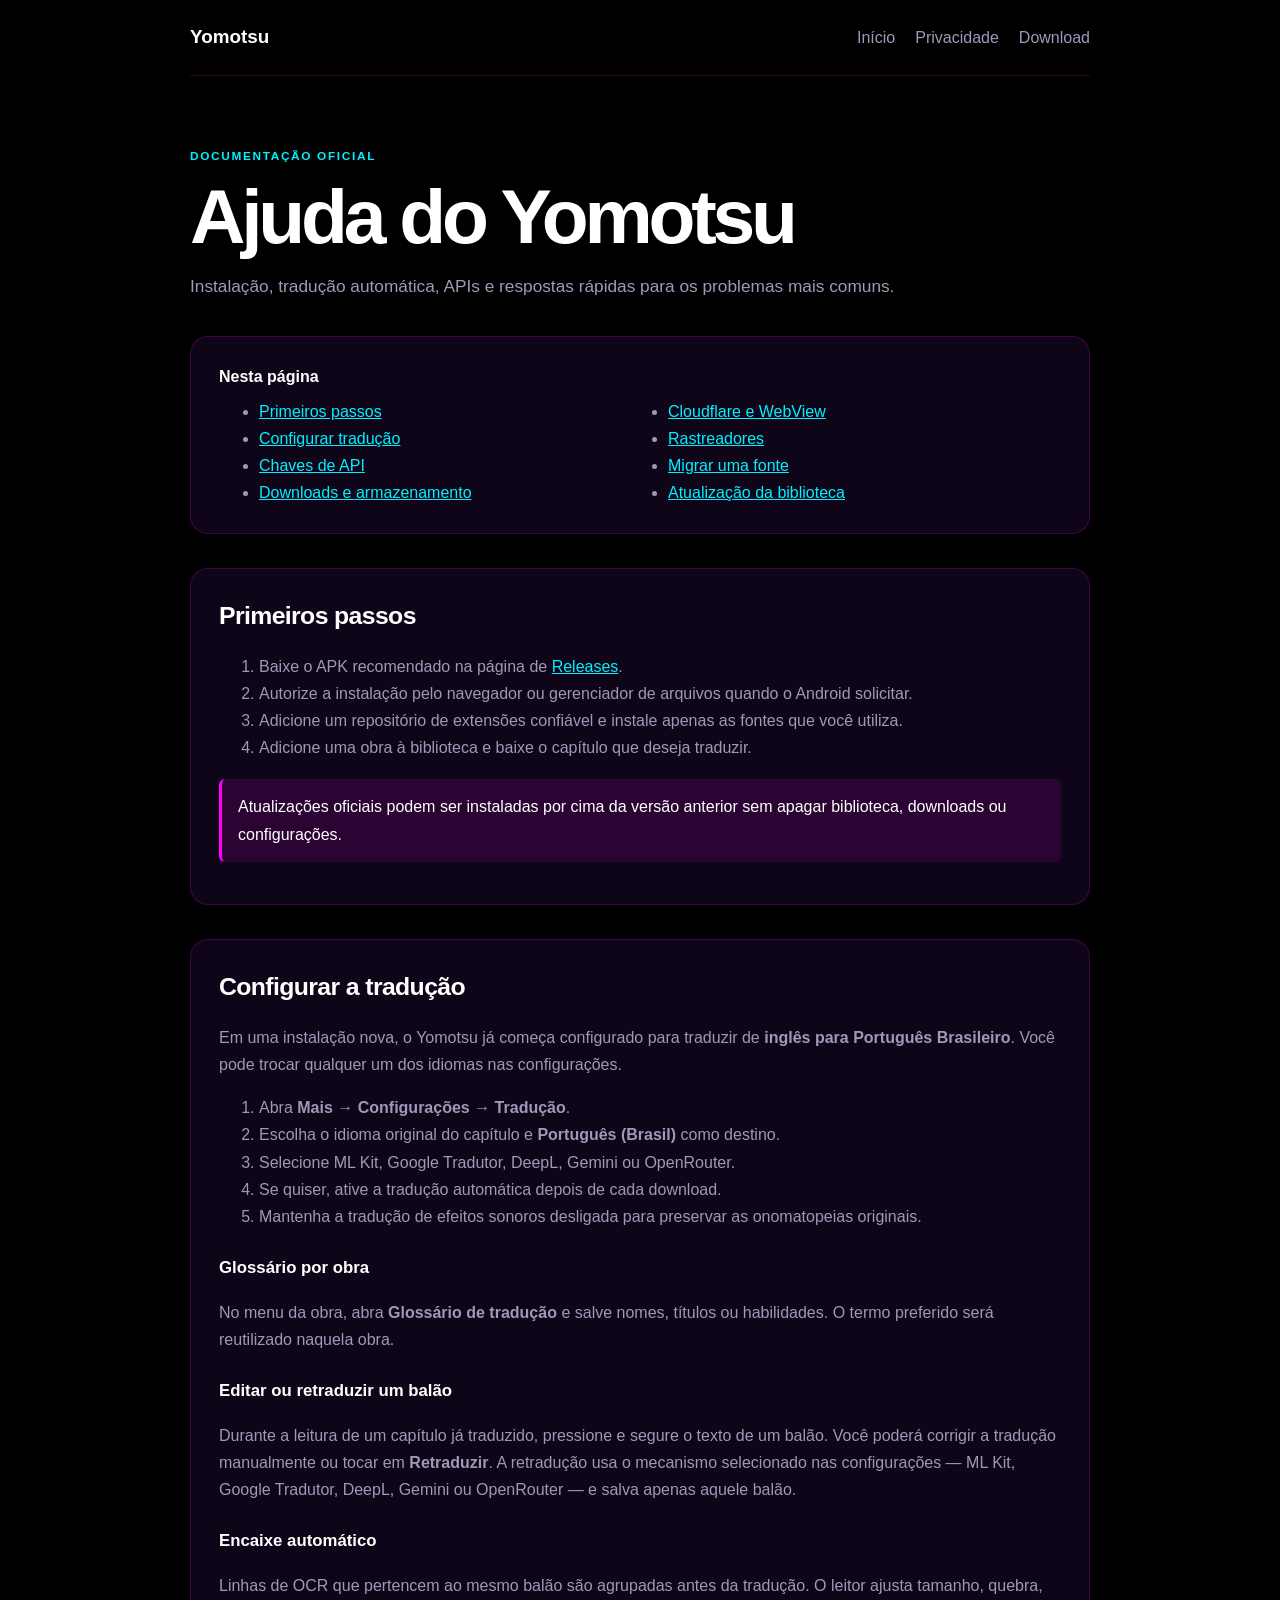
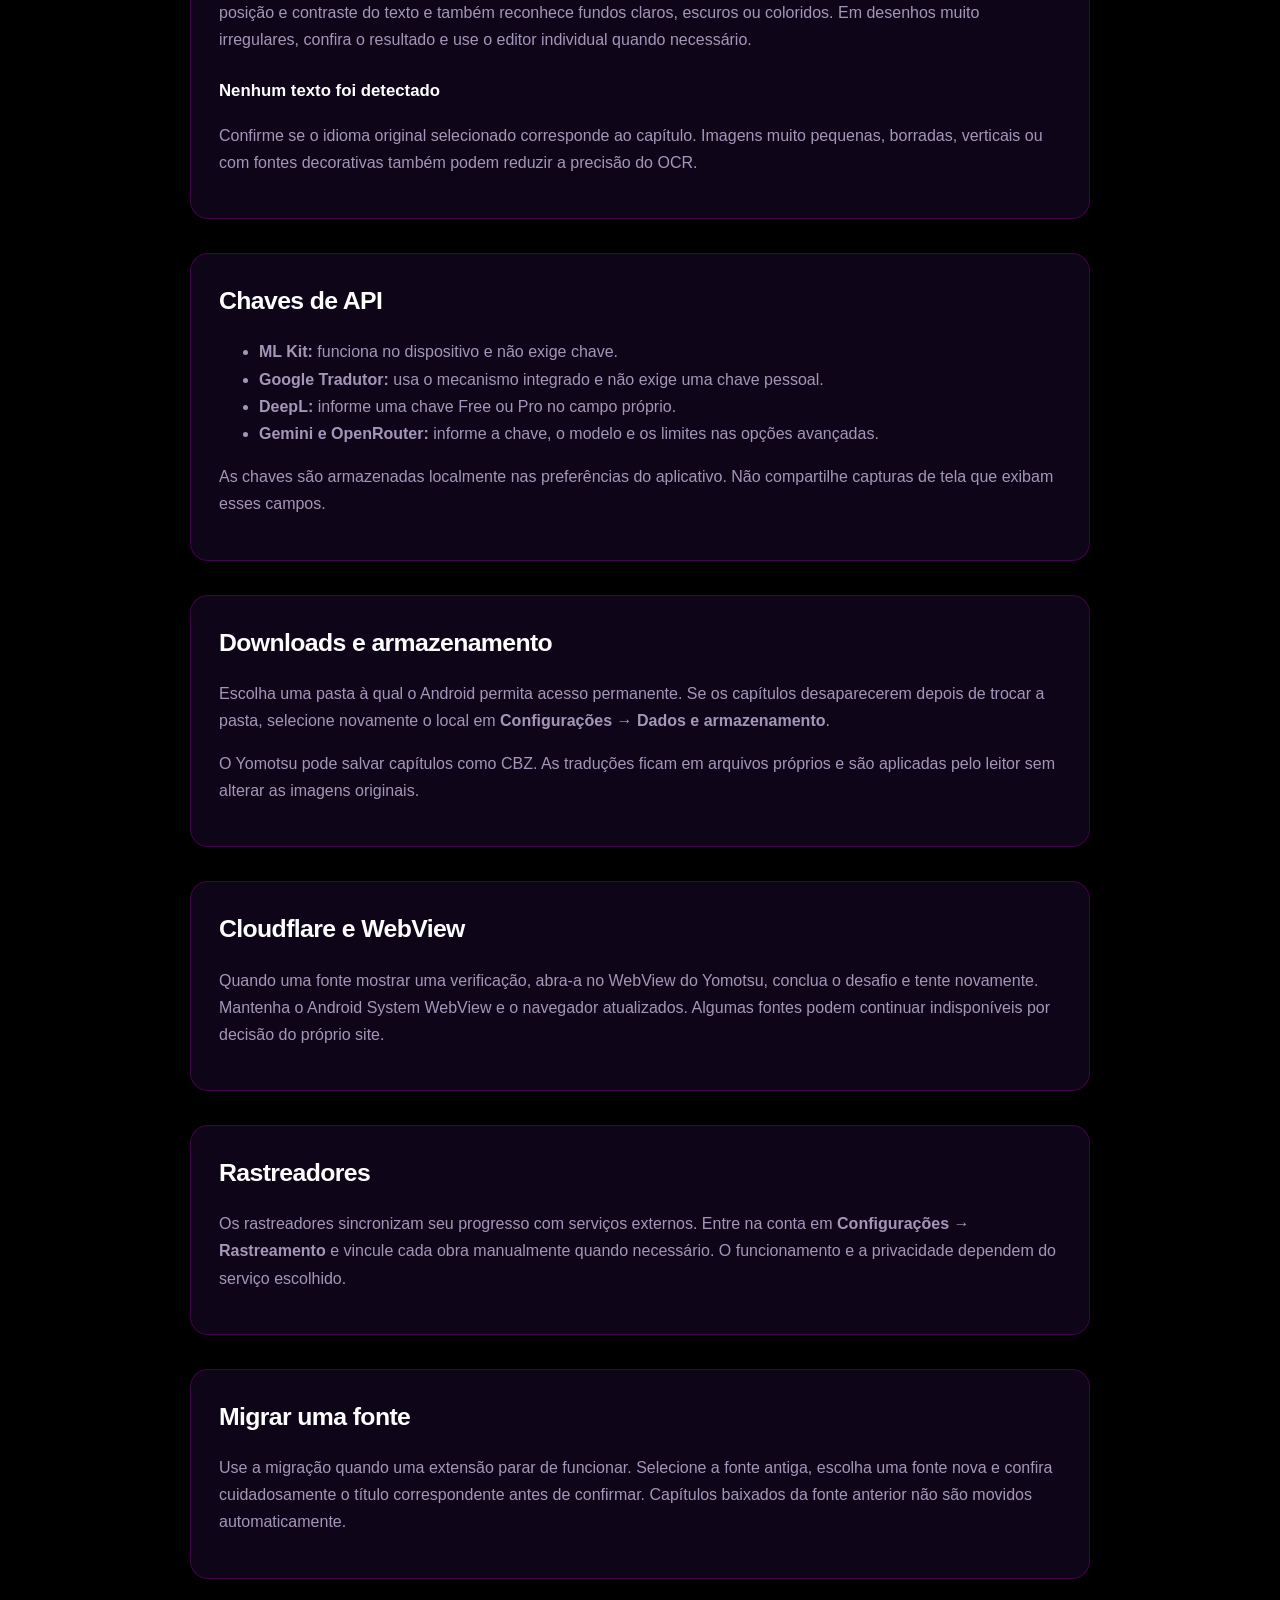
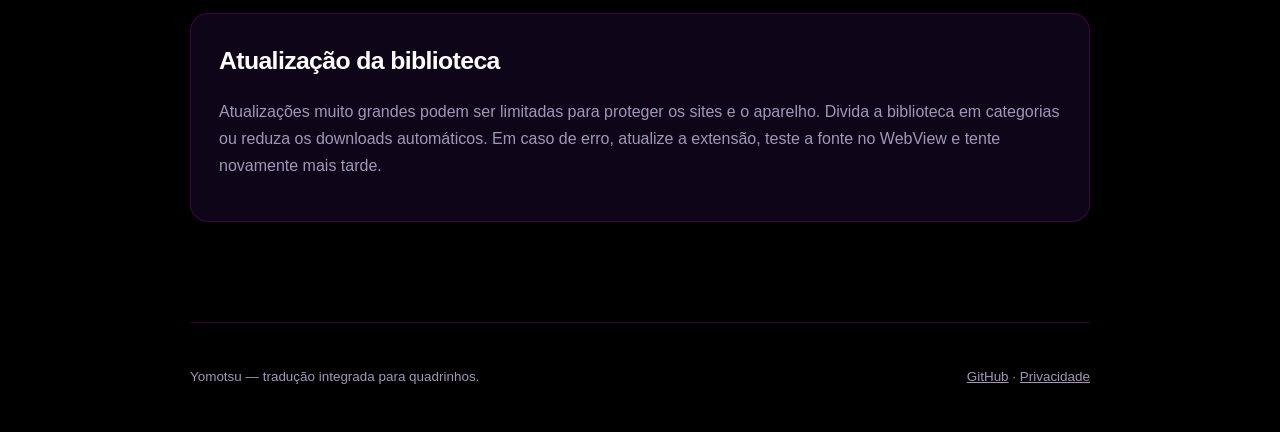
<file: help.html>
<!doctype html>
<html lang="pt-BR">
<head>
  <meta charset="utf-8">
  <meta name="viewport" content="width=device-width, initial-scale=1">
  <title>Ajuda — Yomotsu</title>
  <meta name="description" content="Guia em Português Brasileiro para instalar, configurar e solucionar problemas no Yomotsu.">
  <meta name="theme-color" content="#000000">
  <link rel="canonical" href="https://yomotsu-app.github.io/help.html">
  <link rel="stylesheet" href="./docs.css">
</head>
<body>
  <header class="topbar shell">
    <a class="brand" href="./">Yomotsu</a>
    <nav aria-label="Navegação"><a href="./">Início</a><a href="./privacy.html">Privacidade</a><a href="https://github.com/kiritsuguxs/Yomotsu-Oficial/releases/latest">Download</a></nav>
  </header>
  <main class="shell">
    <p class="eyebrow">Documentação oficial</p>
    <h1>Ajuda do Yomotsu</h1>
    <p class="lead">Instalação, tradução automática, APIs e respostas rápidas para os problemas mais comuns.</p>

    <nav class="toc" aria-label="Índice desta página">
      <strong>Nesta página</strong>
      <ul>
        <li><a href="#getting-started">Primeiros passos</a></li>
        <li><a href="#translation">Configurar tradução</a></li>
        <li><a href="#api-keys">Chaves de API</a></li>
        <li><a href="#storage">Downloads e armazenamento</a></li>
        <li><a href="#cloudflare">Cloudflare e WebView</a></li>
        <li><a href="#tracking">Rastreadores</a></li>
        <li><a href="#source-migration">Migrar uma fonte</a></li>
        <li><a href="#library-update">Atualização da biblioteca</a></li>
      </ul>
    </nav>

    <section id="getting-started">
      <h2>Primeiros passos</h2>
      <ol>
        <li>Baixe o APK recomendado na página de <a href="https://github.com/kiritsuguxs/Yomotsu-Oficial/releases/latest">Releases</a>.</li>
        <li>Autorize a instalação pelo navegador ou gerenciador de arquivos quando o Android solicitar.</li>
        <li>Adicione um repositório de extensões confiável e instale apenas as fontes que você utiliza.</li>
        <li>Adicione uma obra à biblioteca e baixe o capítulo que deseja traduzir.</li>
      </ol>
      <p class="note">Atualizações oficiais podem ser instaladas por cima da versão anterior sem apagar biblioteca, downloads ou configurações.</p>
    </section>

    <section id="translation">
      <h2>Configurar a tradução</h2>
      <p>Em uma instalação nova, o Yomotsu já começa configurado para traduzir de <strong>inglês para Português Brasileiro</strong>. Você pode trocar qualquer um dos idiomas nas configurações.</p>
      <ol>
        <li>Abra <strong>Mais → Configurações → Tradução</strong>.</li>
        <li>Escolha o idioma original do capítulo e <strong>Português (Brasil)</strong> como destino.</li>
        <li>Selecione ML Kit, Google Tradutor, DeepL, Gemini ou OpenRouter.</li>
        <li>Se quiser, ative a tradução automática depois de cada download.</li>
        <li>Mantenha a tradução de efeitos sonoros desligada para preservar as onomatopeias originais.</li>
      </ol>
      <h3>Glossário por obra</h3>
      <p>No menu da obra, abra <strong>Glossário de tradução</strong> e salve nomes, títulos ou habilidades. O termo preferido será reutilizado naquela obra.</p>
      <h3>Editar ou retraduzir um balão</h3>
      <p>Durante a leitura de um capítulo já traduzido, pressione e segure o texto de um balão. Você poderá corrigir a tradução manualmente ou tocar em <strong>Retraduzir</strong>. A retradução usa o mecanismo selecionado nas configurações — ML Kit, Google Tradutor, DeepL, Gemini ou OpenRouter — e salva apenas aquele balão.</p>
      <h3>Encaixe automático</h3>
      <p>Linhas de OCR que pertencem ao mesmo balão são agrupadas antes da tradução. O leitor ajusta tamanho, quebra, posição e contraste do texto e também reconhece fundos claros, escuros ou coloridos. Em desenhos muito irregulares, confira o resultado e use o editor individual quando necessário.</p>
      <h3>Nenhum texto foi detectado</h3>
      <p>Confirme se o idioma original selecionado corresponde ao capítulo. Imagens muito pequenas, borradas, verticais ou com fontes decorativas também podem reduzir a precisão do OCR.</p>
    </section>

    <section id="api-keys">
      <h2>Chaves de API</h2>
      <ul>
        <li><strong>ML Kit:</strong> funciona no dispositivo e não exige chave.</li>
        <li><strong>Google Tradutor:</strong> usa o mecanismo integrado e não exige uma chave pessoal.</li>
        <li><strong>DeepL:</strong> informe uma chave Free ou Pro no campo próprio.</li>
        <li><strong>Gemini e OpenRouter:</strong> informe a chave, o modelo e os limites nas opções avançadas.</li>
      </ul>
      <p>As chaves são armazenadas localmente nas preferências do aplicativo. Não compartilhe capturas de tela que exibam esses campos.</p>
    </section>

    <section id="storage">
      <h2>Downloads e armazenamento</h2>
      <p>Escolha uma pasta à qual o Android permita acesso permanente. Se os capítulos desaparecerem depois de trocar a pasta, selecione novamente o local em <strong>Configurações → Dados e armazenamento</strong>.</p>
      <p>O Yomotsu pode salvar capítulos como CBZ. As traduções ficam em arquivos próprios e são aplicadas pelo leitor sem alterar as imagens originais.</p>
    </section>

    <section id="cloudflare">
      <h2>Cloudflare e WebView</h2>
      <p>Quando uma fonte mostrar uma verificação, abra-a no WebView do Yomotsu, conclua o desafio e tente novamente. Mantenha o Android System WebView e o navegador atualizados. Algumas fontes podem continuar indisponíveis por decisão do próprio site.</p>
    </section>

    <section id="tracking">
      <h2>Rastreadores</h2>
      <p>Os rastreadores sincronizam seu progresso com serviços externos. Entre na conta em <strong>Configurações → Rastreamento</strong> e vincule cada obra manualmente quando necessário. O funcionamento e a privacidade dependem do serviço escolhido.</p>
    </section>

    <section id="source-migration">
      <h2>Migrar uma fonte</h2>
      <p>Use a migração quando uma extensão parar de funcionar. Selecione a fonte antiga, escolha uma fonte nova e confira cuidadosamente o título correspondente antes de confirmar. Capítulos baixados da fonte anterior não são movidos automaticamente.</p>
    </section>

    <section id="library-update">
      <h2>Atualização da biblioteca</h2>
      <p>Atualizações muito grandes podem ser limitadas para proteger os sites e o aparelho. Divida a biblioteca em categorias ou reduza os downloads automáticos. Em caso de erro, atualize a extensão, teste a fonte no WebView e tente novamente mais tarde.</p>
    </section>
  </main>
  <footer class="footer shell"><span>Yomotsu — tradução integrada para quadrinhos.</span><span><a href="https://github.com/kiritsuguxs/Yomotsu-Oficial">GitHub</a> · <a href="./privacy.html">Privacidade</a></span></footer>
</body>
</html>
</file>
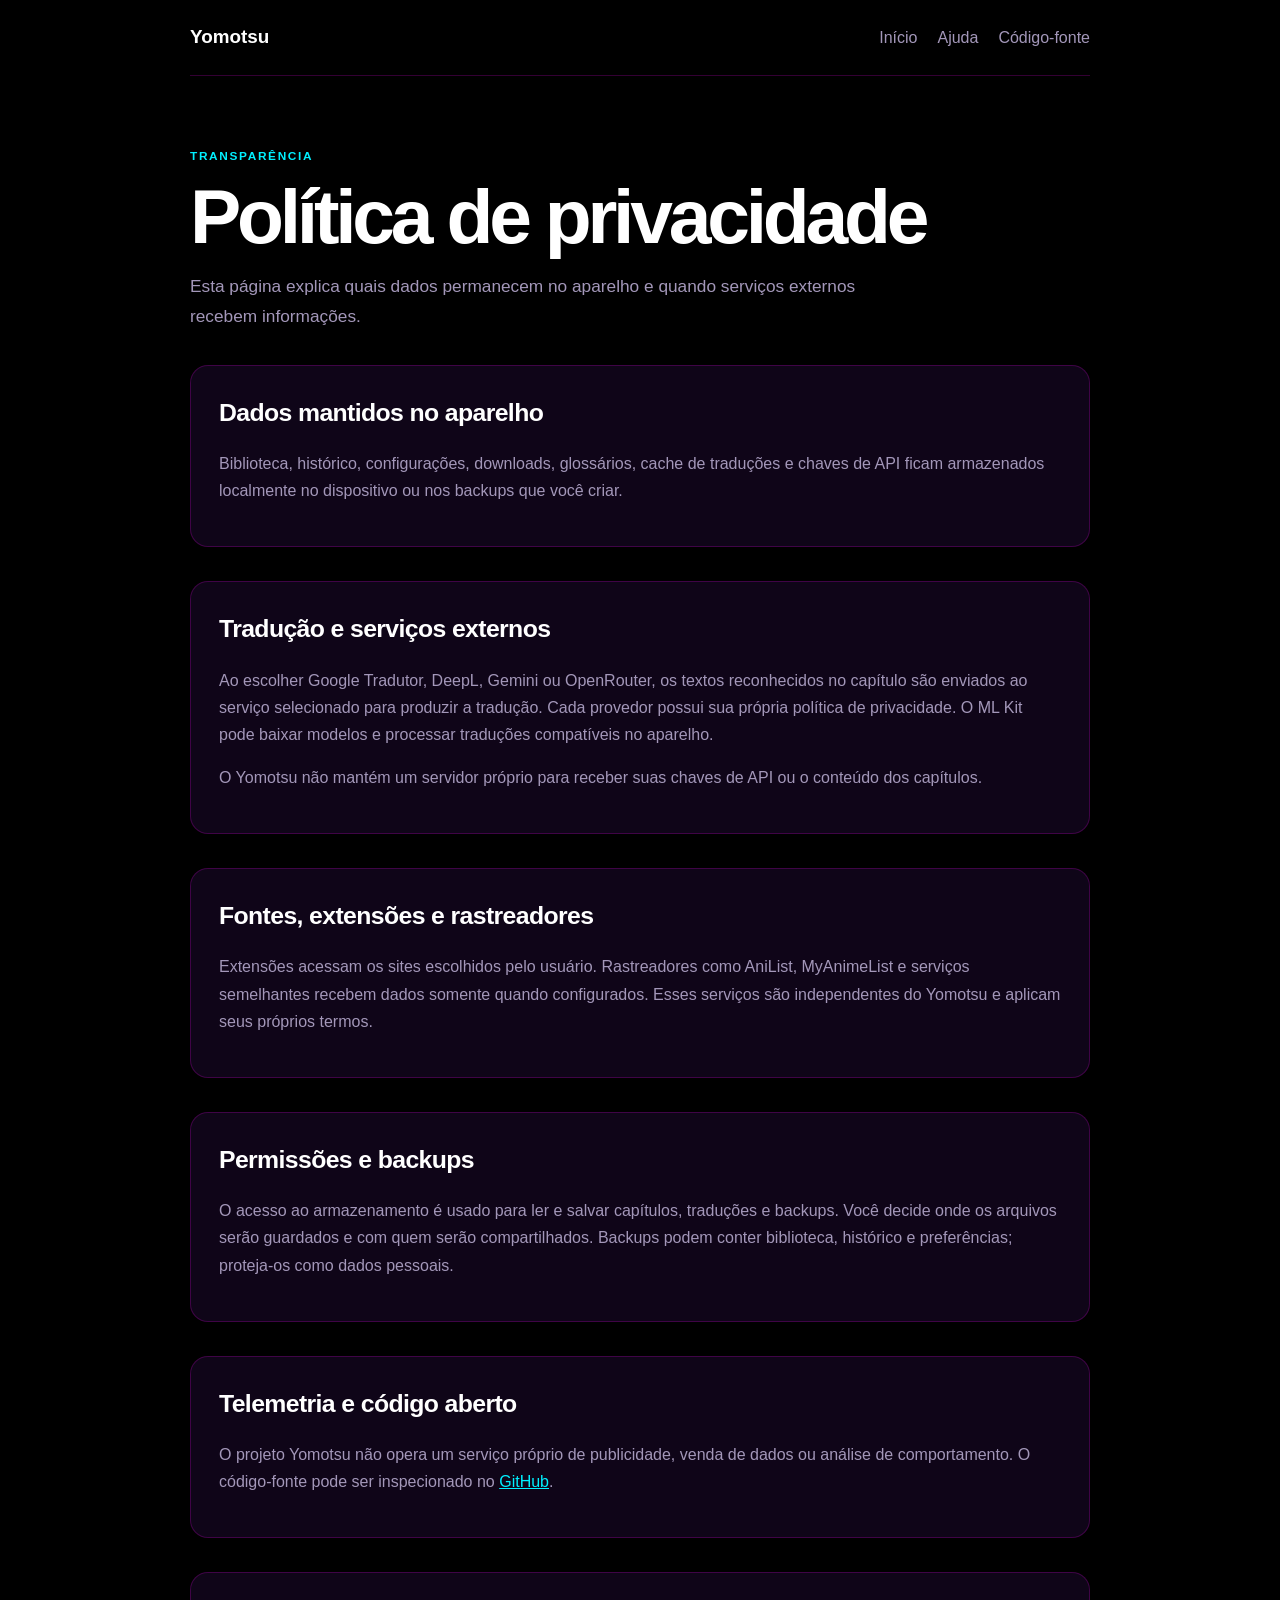
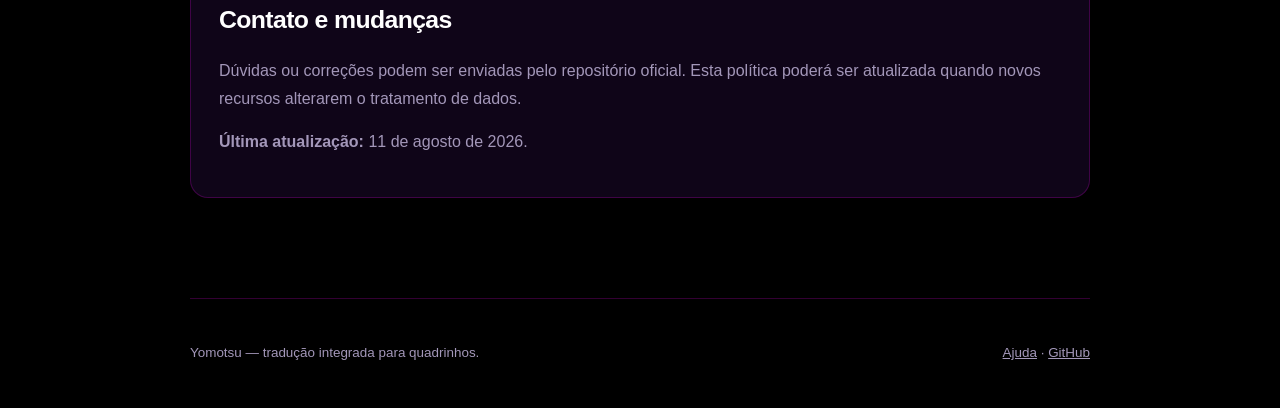
<file: privacy.html>
<!doctype html>
<html lang="pt-BR">
<head>
  <meta charset="utf-8">
  <meta name="viewport" content="width=device-width, initial-scale=1">
  <title>Privacidade — Yomotsu</title>
  <meta name="description" content="Política de privacidade do aplicativo Yomotsu.">
  <meta name="theme-color" content="#000000">
  <link rel="canonical" href="https://yomotsu-app.github.io/privacy.html">
  <link rel="stylesheet" href="./docs.css">
</head>
<body>
  <header class="topbar shell">
    <a class="brand" href="./">Yomotsu</a>
    <nav aria-label="Navegação"><a href="./">Início</a><a href="./help.html">Ajuda</a><a href="https://github.com/kiritsuguxs/Yomotsu-Oficial">Código-fonte</a></nav>
  </header>
  <main class="shell">
    <p class="eyebrow">Transparência</p>
    <h1>Política de privacidade</h1>
    <p class="lead">Esta página explica quais dados permanecem no aparelho e quando serviços externos recebem informações.</p>

    <section>
      <h2>Dados mantidos no aparelho</h2>
      <p>Biblioteca, histórico, configurações, downloads, glossários, cache de traduções e chaves de API ficam armazenados localmente no dispositivo ou nos backups que você criar.</p>
    </section>

    <section>
      <h2>Tradução e serviços externos</h2>
      <p>Ao escolher Google Tradutor, DeepL, Gemini ou OpenRouter, os textos reconhecidos no capítulo são enviados ao serviço selecionado para produzir a tradução. Cada provedor possui sua própria política de privacidade. O ML Kit pode baixar modelos e processar traduções compatíveis no aparelho.</p>
      <p>O Yomotsu não mantém um servidor próprio para receber suas chaves de API ou o conteúdo dos capítulos.</p>
    </section>

    <section>
      <h2>Fontes, extensões e rastreadores</h2>
      <p>Extensões acessam os sites escolhidos pelo usuário. Rastreadores como AniList, MyAnimeList e serviços semelhantes recebem dados somente quando configurados. Esses serviços são independentes do Yomotsu e aplicam seus próprios termos.</p>
    </section>

    <section>
      <h2>Permissões e backups</h2>
      <p>O acesso ao armazenamento é usado para ler e salvar capítulos, traduções e backups. Você decide onde os arquivos serão guardados e com quem serão compartilhados. Backups podem conter biblioteca, histórico e preferências; proteja-os como dados pessoais.</p>
    </section>

    <section>
      <h2>Telemetria e código aberto</h2>
      <p>O projeto Yomotsu não opera um serviço próprio de publicidade, venda de dados ou análise de comportamento. O código-fonte pode ser inspecionado no <a href="https://github.com/kiritsuguxs/Yomotsu-Oficial">GitHub</a>.</p>
    </section>

    <section>
      <h2>Contato e mudanças</h2>
      <p>Dúvidas ou correções podem ser enviadas pelo repositório oficial. Esta política poderá ser atualizada quando novos recursos alterarem o tratamento de dados.</p>
      <p><strong>Última atualização:</strong> 11 de agosto de 2026.</p>
    </section>
  </main>
  <footer class="footer shell"><span>Yomotsu — tradução integrada para quadrinhos.</span><span><a href="./help.html">Ajuda</a> · <a href="https://github.com/kiritsuguxs/Yomotsu-Oficial">GitHub</a></span></footer>
</body>
</html>
</file>
<file: docs.css>
:root {
  --deep: #000000;
  --panel: #0f0518;
  --coral: #ff00ff;
  --sand: #00f0ff;
  --paper: #ffffff;
  --muted: #a397b9;
  --line: rgba(255, 0, 255, 0.2);
}

* { box-sizing: border-box; }
html { scroll-behavior: smooth; }
body {
  margin: 0;
  background: var(--deep);
  color: var(--paper);
  font-family: Arial, Helvetica, sans-serif;
  line-height: 1.7;
}
a { color: var(--sand); }
.shell { width: min(900px, calc(100% - 36px)); margin-inline: auto; }
.topbar {
  min-height: 76px;
  display: flex;
  align-items: center;
  justify-content: space-between;
  gap: 24px;
  border-bottom: 1px solid var(--line);
}
.brand { color: var(--paper); text-decoration: none; font-size: 1.18rem; font-weight: 800; }
.topbar nav { display: flex; gap: 20px; }
.topbar nav a { color: var(--muted); text-decoration: none; }
.topbar nav a:hover { color: white; }
main { padding-block: 70px 100px; }
.eyebrow {
  margin: 0 0 12px;
  color: var(--sand);
  font-size: .74rem;
  font-weight: 800;
  letter-spacing: .14em;
  text-transform: uppercase;
}
h1 { margin: 0; font-size: clamp(2.6rem, 8vw, 4.8rem); line-height: 1; letter-spacing: -.055em; }
.lead { max-width: 720px; color: var(--muted); font-size: 1.08rem; }
.toc, section {
  margin-top: 34px;
  padding: 26px 28px;
  background: var(--panel);
  border: 1px solid var(--line);
  border-radius: 18px;
}
.toc strong { display: block; margin-bottom: 8px; }
.toc ul { columns: 2; margin-block: 0; }
h2 { margin: 0 0 10px; font-size: 1.55rem; letter-spacing: -.025em; }
h3 { margin: 24px 0 6px; font-size: 1.05rem; }
p, li { color: #a397b9; }
code {
  padding: 2px 6px;
  color: #ffffff;
  background: rgba(255, 0, 255, .22);
  border-radius: 5px;
}
.note {
  margin-top: 18px;
  padding: 14px 16px;
  color: #ffffff;
  background: rgba(255, 0, 255, .12);
  border-left: 3px solid var(--coral);
  border-radius: 6px;
}
.footer {
  min-height: 110px;
  display: flex;
  align-items: center;
  justify-content: space-between;
  gap: 24px;
  color: #a397b9;
  border-top: 1px solid var(--line);
  font-size: .84rem;
}
.footer a { color: var(--muted); }

@media (max-width: 650px) {
  .topbar nav { gap: 12px; font-size: .85rem; }
  main { padding-block: 50px 74px; }
  .toc, section { padding: 22px 20px; }
  .toc ul { columns: 1; }
  .footer { flex-direction: column; justify-content: center; padding-block: 28px; }
}
</file>
